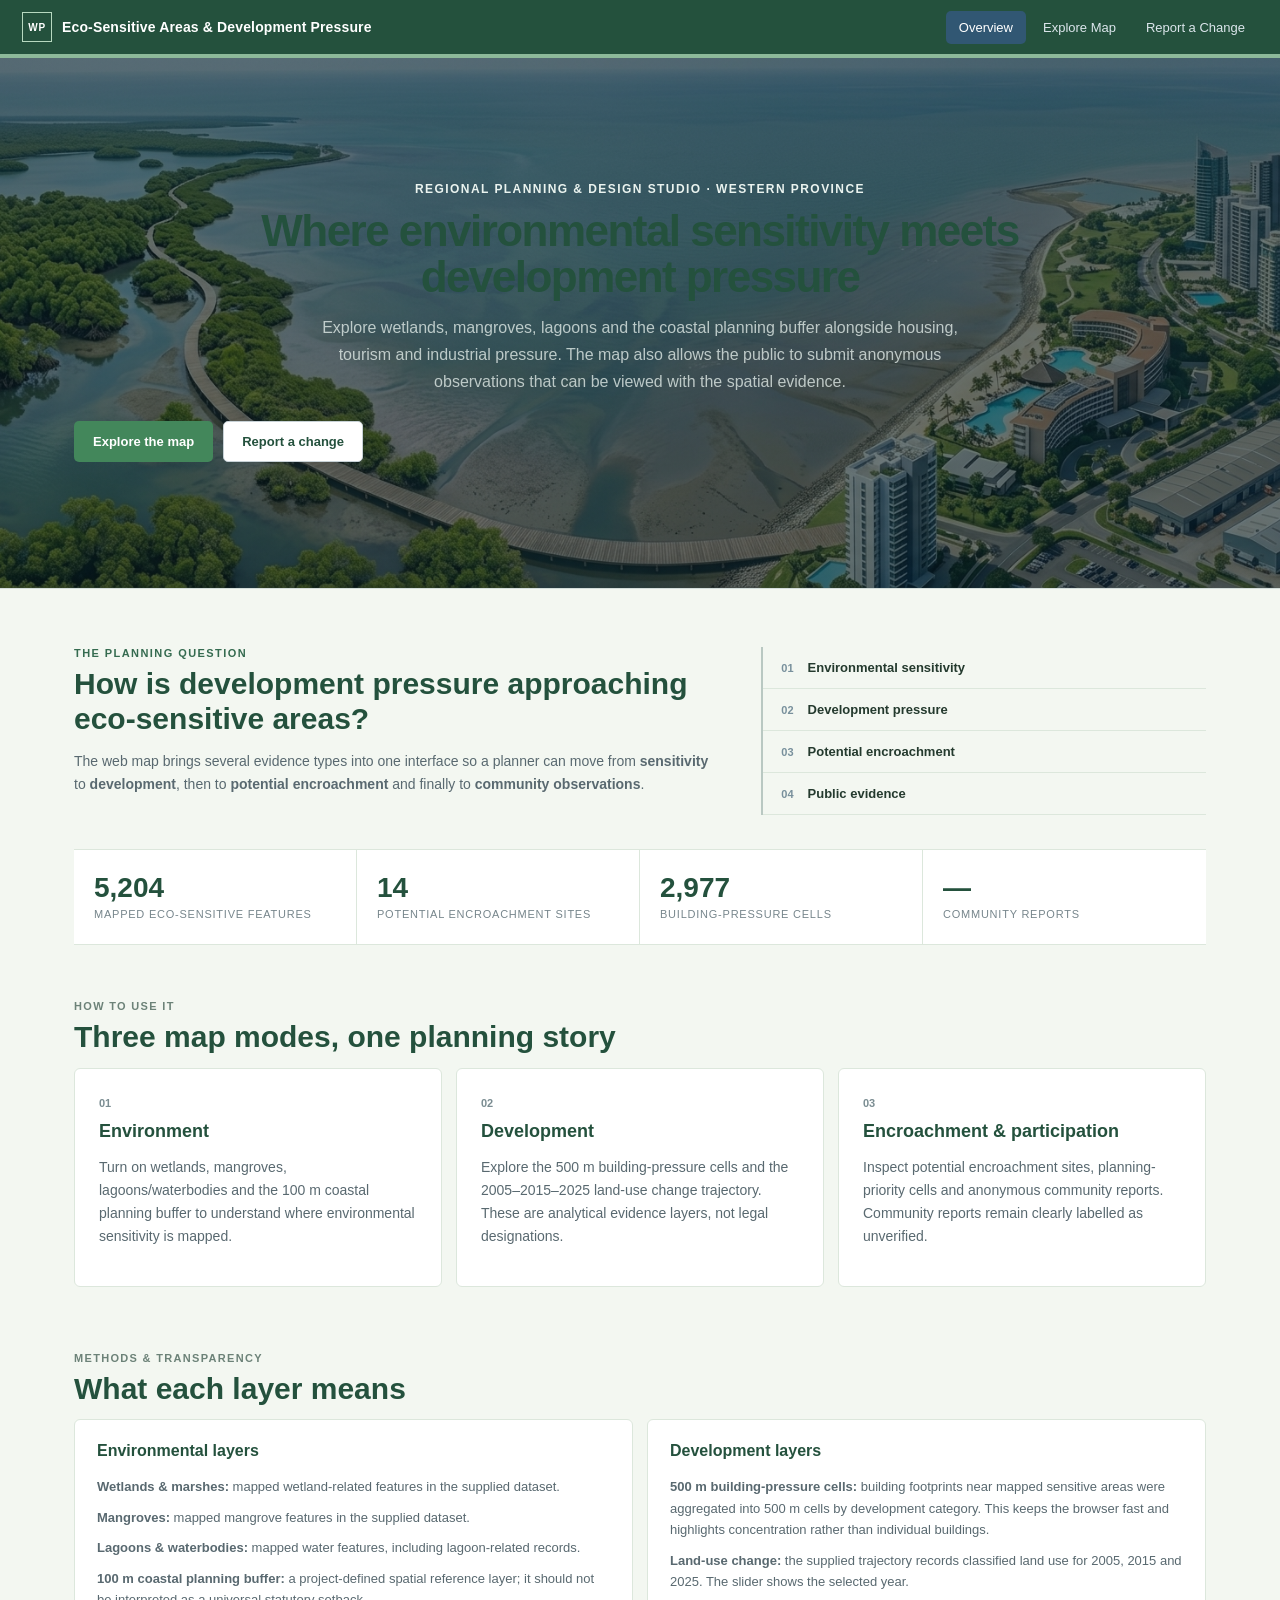
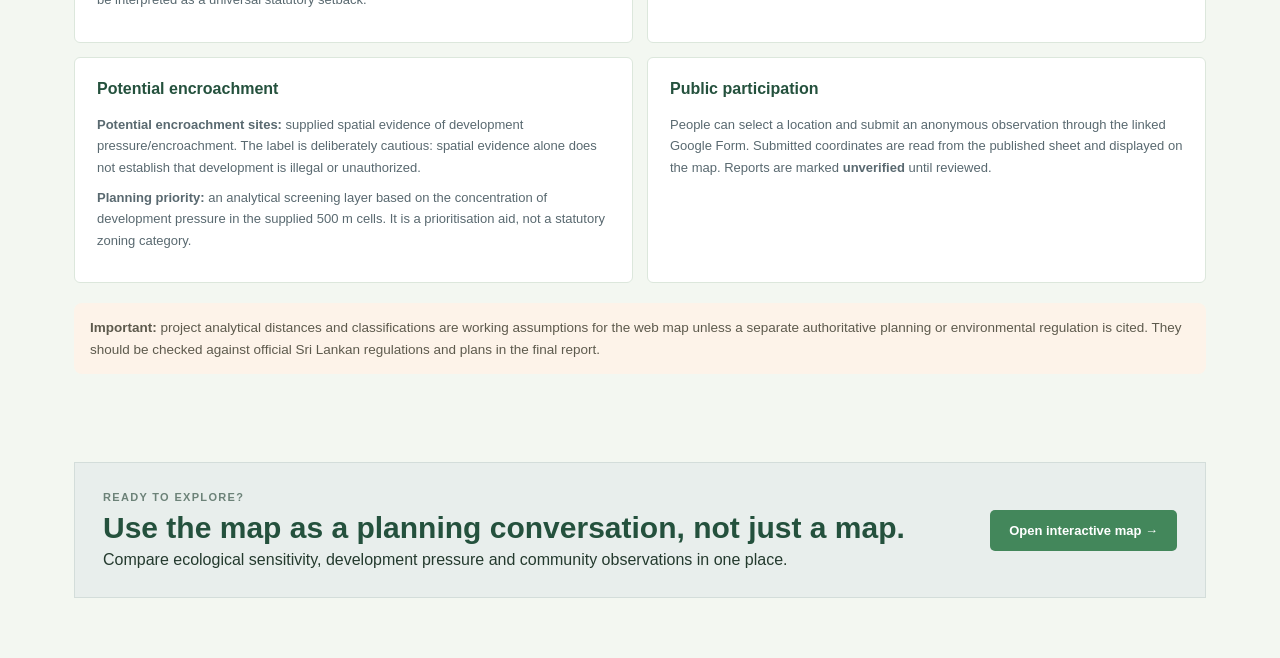
<file: index.html>
<!DOCTYPE html>
<html lang="en">
<head><meta charset="UTF-8"><meta name="viewport" content="width=device-width, initial-scale=1.0"><title>Eco-Sensitive Areas & Development Pressure — Western Province</title><link rel="stylesheet" href="assets/style.css"><link rel="stylesheet" href="assets/index.css"></head>
<body>
<nav class="topnav"><a class="brand" href="index.html"><span class="brand-mark">WP</span><span>Eco-Sensitive Areas &amp; Development Pressure</span></a><button class="hamburger">☰</button><div class="links" id="navlinks"><a class="active" href="index.html">Overview</a><a href="webmap.html">Explore Map</a><a href="public_report.html">Report a Change</a></div></nav>
<header class="hero"><div class="hero-inner"><div class="eyebrow">Regional Planning &amp; Design Studio · Western Province</div><h1>Where environmental sensitivity meets development pressure</h1><p>Explore wetlands, mangroves, lagoons and the coastal planning buffer alongside housing, tourism and industrial pressure. The map also allows the public to submit anonymous observations that can be viewed with the spatial evidence.</p><div class="hero-actions"><a class="button primary" href="webmap.html">Explore the map</a><a class="button secondary" href="public_report.html">Report a change</a></div></div></header>
<main class="page-wrap">
<section class="intro-grid"><div><div class="eyebrow dark">The planning question</div><h2>How is development pressure approaching eco-sensitive areas?</h2><p>The web map brings several evidence types into one interface so a planner can move from <strong>sensitivity</strong> to <strong>development</strong>, then to <strong>potential encroachment</strong> and finally to <strong>community observations</strong>.</p></div><div class="flow"><div><b>01</b><span>Environmental sensitivity</span></div><div><b>02</b><span>Development pressure</span></div><div><b>03</b><span>Potential encroachment</span></div><div><b>04</b><span>Public evidence</span></div></div></section>
<section class="stat-strip" id="overviewStats"><article><strong>—</strong><span>mapped eco-sensitive features</span></article><article><strong>—</strong><span>potential encroachment sites</span></article><article><strong>—</strong><span>building-pressure cells</span></article><article><strong>—</strong><span>community reports</span></article></section>
<section class="content-section"><div class="section-kicker">How to use it</div><h2>Three map modes, one planning story</h2><div class="cards-3"><article><span class="number">01</span><h3>Environment</h3><p>Turn on wetlands, mangroves, lagoons/waterbodies and the 100 m coastal planning buffer to understand where environmental sensitivity is mapped.</p></article><article><span class="number">02</span><h3>Development</h3><p>Explore the 500 m building-pressure cells and the 2005–2015–2025 land-use change trajectory. These are analytical evidence layers, not legal designations.</p></article><article><span class="number">03</span><h3>Encroachment &amp; participation</h3><p>Inspect potential encroachment sites, planning-priority cells and anonymous community reports. Community reports remain clearly labelled as unverified.</p></article></div></section>
<section class="content-section" id="method"><div class="section-kicker">Methods &amp; transparency</div><h2>What each layer means</h2><div class="method-grid"><div><h3>Environmental layers</h3><p><b>Wetlands &amp; marshes:</b> mapped wetland-related features in the supplied dataset.</p><p><b>Mangroves:</b> mapped mangrove features in the supplied dataset.</p><p><b>Lagoons &amp; waterbodies:</b> mapped water features, including lagoon-related records.</p><p><b>100 m coastal planning buffer:</b> a project-defined spatial reference layer; it should not be interpreted as a universal statutory setback.</p></div><div><h3>Development layers</h3><p><b>500 m building-pressure cells:</b> building footprints near mapped sensitive areas were aggregated into 500 m cells by development category. This keeps the browser fast and highlights concentration rather than individual buildings.</p><p><b>Land-use change:</b> the supplied trajectory records classified land use for 2005, 2015 and 2025. The slider shows the selected year.</p></div><div><h3>Potential encroachment</h3><p><b>Potential encroachment sites:</b> supplied spatial evidence of development pressure/encroachment. The label is deliberately cautious: spatial evidence alone does not establish that development is illegal or unauthorized.</p><p><b>Planning priority:</b> an analytical screening layer based on the concentration of development pressure in the supplied 500 m cells. It is a prioritisation aid, not a statutory zoning category.</p></div><div><h3>Public participation</h3><p>People can select a location and submit an anonymous observation through the linked Google Form. Submitted coordinates are read from the published sheet and displayed on the map. Reports are marked <b>unverified</b> until reviewed.</p></div></div><div class="note"><b>Important:</b> project analytical distances and classifications are working assumptions for the web map unless a separate authoritative planning or environmental regulation is cited. They should be checked against official Sri Lankan regulations and plans in the final report.</div></section>
<section class="cta-section"><div><div class="section-kicker">Ready to explore?</div><h2>Use the map as a planning conversation, not just a map.</h2><p>Compare ecological sensitivity, development pressure and community observations in one place.</p></div><a class="button primary" href="webmap.html">Open interactive map →</a></section>
</main><script src="assets/nav.js"></script><script src="assets/index.js"></script></body></html>
</file>
<file: assets/style.css>
:root{
  --navy:#17324D; --navy-2:#244A67; --ink:#263238; --muted:#65747D; --paper:#F4F6F5; --white:#fff; --line:#D9E0E2;
  --wetland:#6F9278; --mangrove:#3F6B57; --water:#4F86A8; --coastal:#A8C6CF;
  --housing:#B48A3C; --tourism:#C56D3B; --industry:#9B4C4C; --commercial:#76658D; --pressure:#7D6A45;
  --priority-high:#A64B45; --priority-med:#C28A3B; --priority-low:#728B78; --report:#315E7A;
  --shadow:0 8px 28px rgba(25,45,55,.12); --radius:8px;
  --font:Arial, Helvetica, sans-serif;
}
*{box-sizing:border-box} html,body{margin:0;padding:0;font-family:var(--font);color:var(--ink);background:var(--paper)}
body{-webkit-font-smoothing:antialiased} a{color:inherit}.eyebrow{font-size:11px;letter-spacing:.13em;text-transform:uppercase;font-weight:700;color:#78909C}.eyebrow.dark{color:var(--navy-2)}
.topnav{height:58px;background:var(--navy);color:#fff;display:flex;align-items:center;justify-content:space-between;padding:0 22px;position:relative;z-index:3000;border-bottom:4px solid #A5B8B0}
.brand{display:flex;align-items:center;gap:10px;text-decoration:none;font-size:14px;font-weight:700;letter-spacing:.01em}.brand-mark{width:30px;height:30px;border:1px solid rgba(255,255,255,.55);display:grid;place-items:center;font-size:10px;letter-spacing:.08em}.links{display:flex;gap:4px}.links a{padding:9px 13px;border-radius:5px;text-decoration:none;color:#DCE6EC;font-size:13px}.links a:hover,.links a.active{background:#315773;color:#fff}.hamburger{display:none;background:none;border:0;color:#fff;font-size:22px}
.button{display:inline-flex;align-items:center;justify-content:center;text-decoration:none;padding:12px 18px;border-radius:5px;font-size:13px;font-weight:700;border:1px solid transparent}.button.primary{background:var(--navy);color:#fff}.button.secondary{background:#fff;color:var(--navy);border-color:#C7D1D6}
.page-wrap{max-width:1180px;margin:auto;padding:0 24px 60px}.hero{background:#E8EEEC;border-bottom:1px solid #D3DDDA}.hero-inner{max-width:1180px;margin:auto;padding:68px 24px 62px}.hero h1{font-size:clamp(34px,5vw,58px);line-height:1.04;max-width:850px;margin:13px 0 18px;color:var(--navy);letter-spacing:-.035em}.hero p{max-width:720px;line-height:1.7;color:#52626B;font-size:16px}.hero-actions{display:flex;gap:10px;margin-top:26px}.intro-grid{display:grid;grid-template-columns:1.3fr .9fr;gap:45px;padding:58px 0 34px}.intro-grid h2,.content-section h2,.cta-section h2{font-size:30px;line-height:1.15;color:var(--navy);margin:8px 0 13px}.intro-grid p,.content-section p{line-height:1.65;color:#596970;font-size:14px}.flow{border-left:2px solid #B9C8C2}.flow div{display:flex;gap:14px;align-items:center;padding:13px 0 13px 18px;border-bottom:1px solid var(--line)}.flow b{font-size:11px;color:#78909C}.flow span{font-weight:700;font-size:13px}.stat-strip{display:grid;grid-template-columns:repeat(4,1fr);border-top:1px solid var(--line);border-bottom:1px solid var(--line);background:#fff}.stat-strip article{padding:22px 20px;border-right:1px solid var(--line)}.stat-strip article:last-child{border-right:0}.stat-strip strong{display:block;color:var(--navy);font-size:28px}.stat-strip span{font-size:11px;text-transform:uppercase;letter-spacing:.07em;color:#77868C;line-height:1.35}.content-section{padding:55px 0 10px}.section-kicker{font-size:11px;text-transform:uppercase;letter-spacing:.12em;color:#6C8278;font-weight:700}.cards-3{display:grid;grid-template-columns:repeat(3,1fr);gap:14px}.cards-3 article{background:#fff;border:1px solid var(--line);padding:24px;border-radius:6px}.number{font-size:11px;color:#7B8D92;font-weight:700}.cards-3 h3{margin:10px 0 6px;color:var(--navy);font-size:18px}.method-grid{display:grid;grid-template-columns:repeat(2,1fr);gap:14px}.method-grid>div{background:#fff;border:1px solid var(--line);padding:22px;border-radius:6px}.method-grid h3{margin-top:0;color:var(--navy);font-size:16px}.method-grid p{font-size:13px;margin:9px 0}.note{margin-top:18px;background:#F2F0E8;border-left:4px solid #9D8352;padding:14px 16px;color:#5D5A4D;font-size:13px;line-height:1.6}.cta-section{margin-top:58px;background:#E8EEEC;border:1px solid #D3DDDA;padding:28px;display:flex;align-items:center;justify-content:space-between;gap:25px}.cta-section h2{margin-bottom:5px}.cta-section p{margin:0}.tight{line-height:1.7}
@media(max-width:800px){.links{display:none}.hamburger{display:block}.links.open{display:flex;position:absolute;top:58px;left:0;right:0;background:var(--navy);flex-direction:column;padding:6px 12px}.intro-grid,.method-grid{grid-template-columns:1fr}.cards-3{grid-template-columns:1fr}.stat-strip{grid-template-columns:repeat(2,1fr)}.stat-strip article:nth-child(2){border-right:0}.hero-inner{padding-top:48px}.cta-section{align-items:flex-start;flex-direction:column}}


/* ==================================
   ENVIRONMENTAL GREEN THEME
   Minor visual refinement
================================== */

:root {
    --navy: #24513D;
    --navy-2: #356B50;
    --ink: #243A2E;
    --muted: #687C70;
    --paper: #F3F7F1;
    --line: #DCE7DC;

    --wetland: #75A77B;
    --mangrove: #286B49;
    --water: #438F91;
    --coastal: #B6D9C5;

    --accent: #43875B;
}

/* Smooth interaction */
a, button, .card, .layer-item,
.icon-btn, .info-btn {
    transition:
        background-color 0.25s ease,
        color 0.25s ease,
        border-color 0.25s ease,
        box-shadow 0.25s ease,
        transform 0.25s ease;
}

/* Navigation */
.topnav {
    background: #24513D;
    border-bottom-color: #8DB99A;
}

.brand-mark {
    border-color: #B7D9C0;
}

/* Buttons */
.button.primary,
.hero .cta {
    background: #43875B;
}

.button.primary:hover,
.hero .cta:hover {
    background: #286B49;
    transform: translateY(-2px);
    box-shadow: 0 5px 14px rgba(25, 75, 48, 0.2);
}

/* Cards */
.card {
    transition: transform 0.25s ease,
                box-shadow 0.25s ease;
}

.card:hover {
    transform: translateY(-3px);
    box-shadow: 0 8px 20px rgba(35, 81, 61, 0.12);
}

/* Navigation hover */
.links a:hover {
    background: rgba(255,255,255,0.13);
    color: #FFFFFF;
}

/* Layer hover */
.layer-item:hover {
    background: #EAF3EA;
    color: #24513D;
}

/* Map information buttons */
.info-btn:hover,
.icon-btn:hover {
    color: #286B49;
    background: #E7F1E8;
}


/* ==================================
   SUBTLE INTERFACE ANIMATIONS
================================== */

/* Page content entrance */
@keyframes softFadeIn {
    from {
        opacity: 0;
        transform: translateY(10px);
    }
    to {
        opacity: 1;
        transform: translateY(0);
    }
}

.hero-inner {
    animation: softFadeIn 0.9s ease both;
}

.wrap {
    animation: softFadeIn 0.7s ease both;
}

.report-page {
    animation: softFadeIn 0.6s ease both;
}

/* Map sidebar entrance */
#sidebar {
    animation: sidebarAppear 0.45s ease both;
}

@keyframes sidebarAppear {
    from {
        opacity: 0.75;
        transform: translateX(-8px);
    }
    to {
        opacity: 1;
        transform: translateX(0);
    }
}

/* Buttons */
button,
.button {
    transition: all 0.25s ease;
}

button:hover {
    filter: brightness(1.04);
}

/* Respect accessibility preferences */
@media (prefers-reduced-motion: reduce) {
    *,
    *::before,
    *::after {
        animation-duration: 0.01ms !important;
        transition-duration: 0.01ms !important;
    }
}
</file>
<file: assets/index.css>
/* index.html — overview page styles */
.hero{
  background: radial-gradient(circle at 15% 20%, #1c4a40 0%, var(--ink) 60%);
  color:#EAF3EF; padding: 56px 20px 64px 20px; text-align:center;
}
.hero .eyebrow{ font-family: var(--font-mono); font-size:12px; letter-spacing:.12em; color: var(--accent-2); text-transform:uppercase; }
.hero h1{ font-size: clamp(28px, 4vw, 44px); max-width:820px; margin: 12px auto 14px auto; }
.hero p{ max-width:640px; margin:0 auto; color: rgba(234,243,239,0.75); }
.hero .cta{ display:inline-block; margin-top:26px; background: var(--accent); color:#fff; font-weight:700;
  padding: 13px 26px; border-radius:999px; text-decoration:none; }
.hero .cta.cta-dark{ background: var(--ink); }
.wrap{ max-width: 980px; margin: 0 auto; padding: 46px 20px; }
.cards{ display:grid; grid-template-columns: repeat(3,1fr); gap:16px; margin: 26px 0 40px 0; }
@media (max-width:720px){ .cards{ grid-template-columns:1fr; } }
.card{ background:#fff; border:1px solid #e7e3d6; border-radius:12px; padding:20px; }
.card .num{ font-family: var(--font-mono); font-size:26px; font-weight:600; color: var(--ink); }
.card .lbl{ font-size:13px; color:#666; margin-top:4px; }
table.datatable{ width:100%; border-collapse: collapse; font-size:13.5px; margin: 14px 0 30px 0; }
table.datatable th{ text-align:left; background: var(--ink); color:#fff; padding:9px 10px; font-family: var(--font-display); font-weight:600; }
table.datatable td{ padding:9px 10px; border-bottom:1px solid #eee; vertical-align:top; }
table.datatable tr:nth-child(even){ background:#faf9f4; }
.note{ background:#FDF3E9; border-left:4px solid var(--risk-med); padding:14px 16px; border-radius:8px; font-size:13.5px; margin: 20px 0; }
ul.tight li{ margin-bottom:8px; }
/* Landing page background image */
.hero {
    background-image:
        linear-gradient(
            rgba(8, 30, 36, 0.58),
            rgba(8, 30, 36, 0.58)
        ),
        url("western-province-background.jpg");

    background-size: cover;
    background-position: center;
    background-repeat: no-repeat;
}
</file>
